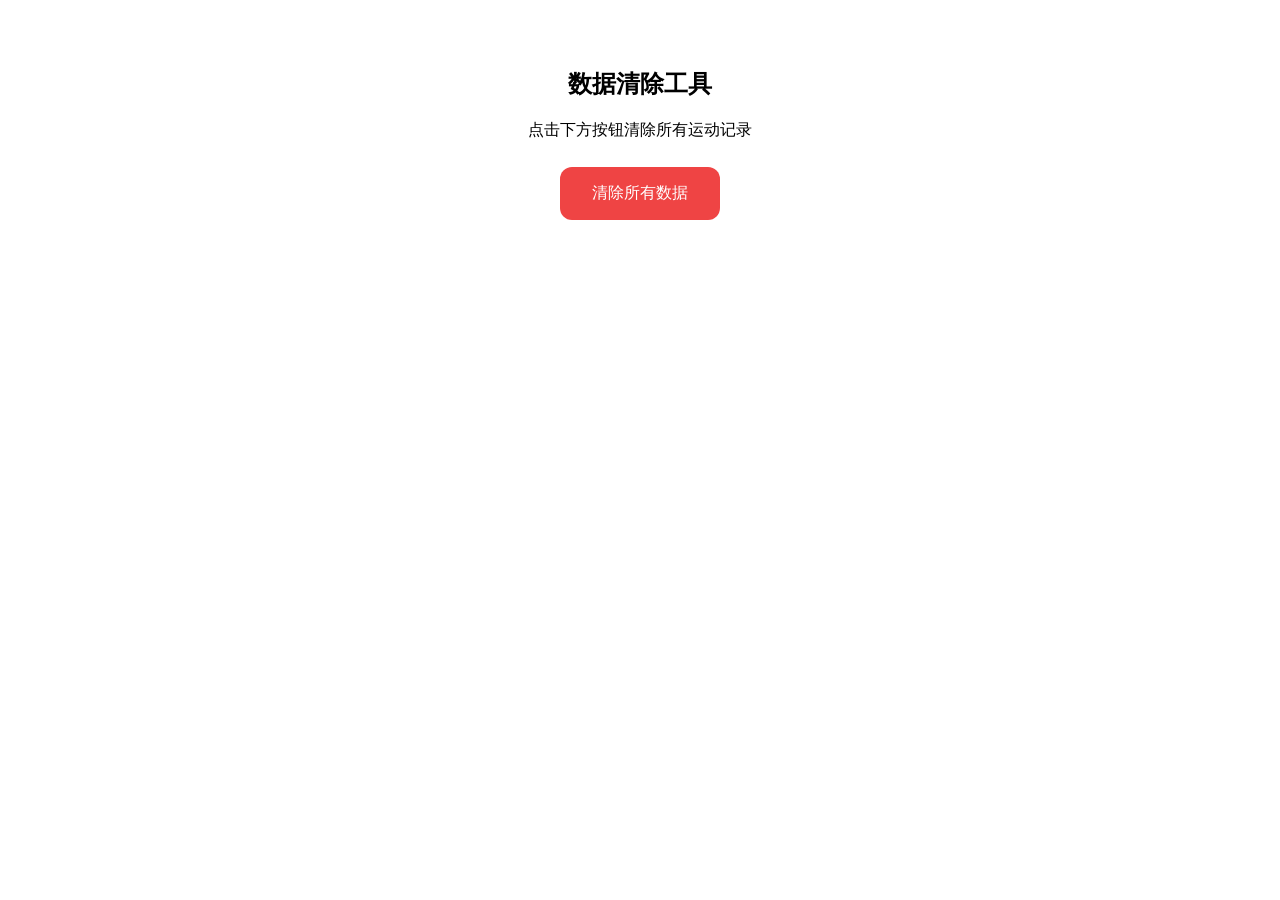
<file: clear_data.html>
<!DOCTYPE html>
<html>
<head>
  <meta charset="UTF-8">
  <title>清除数据</title>
  <meta name="viewport" content="width=device-width, initial-scale=1">
  <style>
    body { font-family: -apple-system, sans-serif; padding: 40px 20px; text-align: center; }
    button { 
      background: #EF4444; color: white; border: none; padding: 16px 32px; 
      border-radius: 12px; font-size: 16px; margin: 10px; cursor: pointer;
    }
    .success { color: #10B981; margin-top: 20px; }
  </style>
</head>
<body>
  <h2>数据清除工具</h2>
  <p>点击下方按钮清除所有运动记录</p>
  <button onclick="clearData()">清除所有数据</button>
  <div id="result"></div>
  
  <script>
    function clearData() {
      localStorage.removeItem('fitness_records');
      localStorage.removeItem('hrv_records');
      document.getElementById('result').innerHTML = '<p class="success">✅ 数据已清除，请重新打开应用</p>';
    }
  </script>
</body>
</html>
</file>
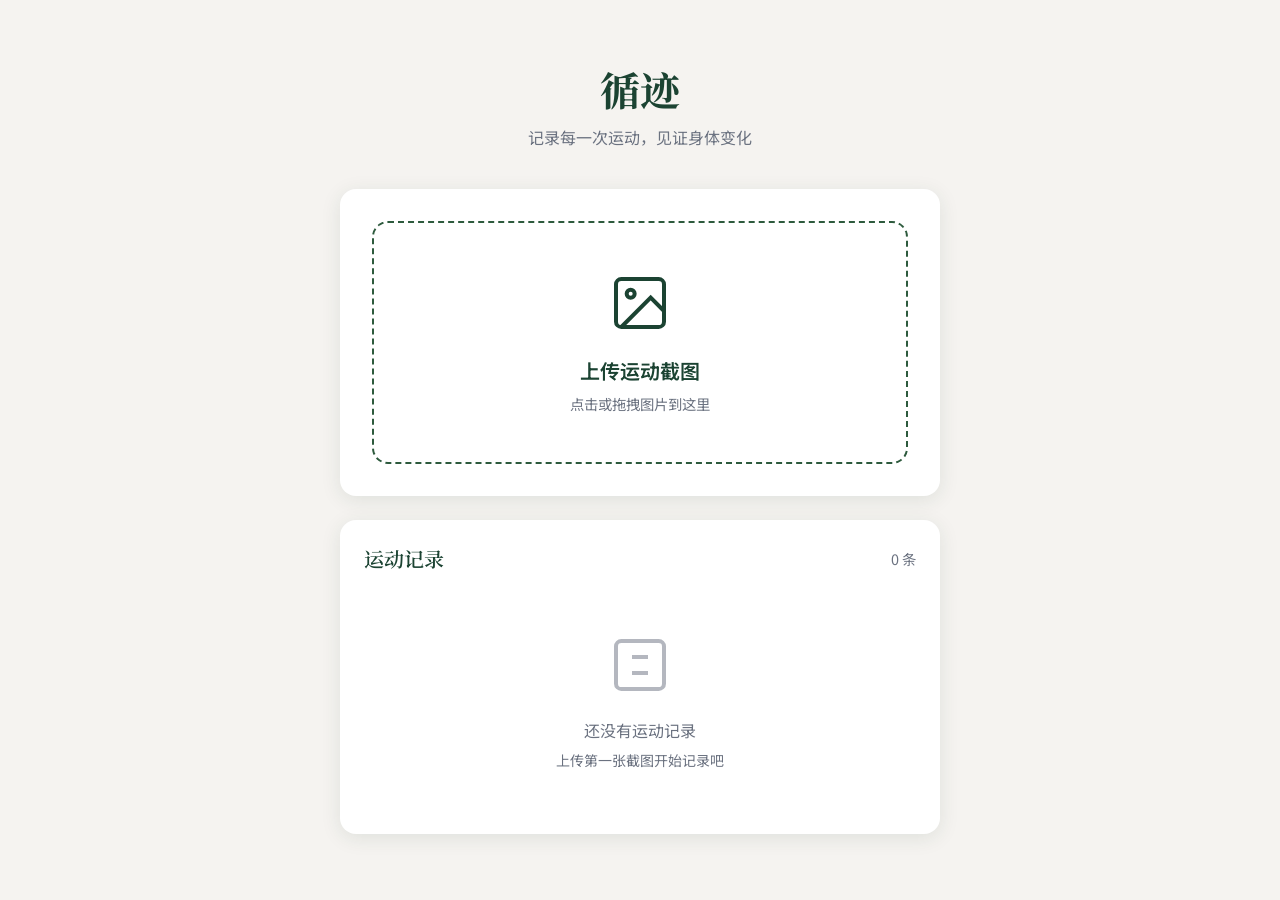
<file: index-complete.html>
<!DOCTYPE html>
<html lang="zh-CN">
<head>
    <meta charset="UTF-8">
    <meta name="viewport" content="width=device-width, initial-scale=1.0">
    <title>循迹 - 健身追踪器</title>
    <link rel="preconnect" href="https://fonts.googleapis.com">
    <link rel="preconnect" href="https://fonts.gstatic.com" crossorigin>
    <link href="https://fonts.googleapis.com/css2?family=Noto+Serif+SC:wght@400;600;700&family=Noto+Sans+SC:wght@300;400;500&display=swap" rel="stylesheet">
    <style>
        /* 设计系统 */
        :root {
            --color-primary: #1B4332;
            --color-primary-light: #2D5A3D;
            --color-accent: #E8A838;
            --color-success: #4CAF50;
            --color-warning: #FF9800;
            --color-error: #F44336;
            --color-bg: #F5F3F0;
            --color-surface: #FFFFFF;
            --color-text: #1B4332;
            --color-text-muted: #6B7280;
            --border-radius: 16px;
            --shadow-soft: 0 4px 20px rgba(27, 67, 50, 0.1);
            --shadow-medium: 0 8px 30px rgba(27, 67, 50, 0.15);
            --transition-fast: 200ms ease;
            --transition-medium: 350ms ease;
        }

        * {
            margin: 0;
            padding: 0;
            box-sizing: border-box;
        }

        body {
            font-family: 'Noto Sans SC', sans-serif;
            background: var(--color-bg);
            color: var(--color-text);
            min-height: 100vh;
            padding: 20px;
        }

        #app {
            max-width: 600px;
            margin: 0 auto;
        }

        /* 头部 */
        .header {
            text-align: center;
            padding: 40px 0;
        }

        .header-title {
            font-family: 'Noto Serif SC', serif;
            font-size: 2.5rem;
            font-weight: 700;
            color: var(--color-primary);
            margin-bottom: 8px;
        }

        .header-subtitle {
            font-size: 1rem;
            color: var(--color-text-muted);
        }

        /* 上传区域 */
        .upload-section {
            background: var(--color-surface);
            border-radius: var(--border-radius);
            padding: 32px;
            box-shadow: var(--shadow-soft);
            margin-bottom: 24px;
        }

        .upload-area {
            border: 2px dashed var(--color-primary-light);
            border-radius: var(--border-radius);
            padding: 48px 24px;
            text-align: center;
            cursor: pointer;
            transition: all var(--transition-medium);
            position: relative;
            overflow: hidden;
        }

        .upload-area:hover {
            border-color: var(--color-primary);
            background: rgba(27, 67, 50, 0.03);
        }

        .upload-area.dragover {
            border-color: var(--color-accent);
            background: rgba(232, 168, 56, 0.1);
            transform: scale(1.02);
        }

        .upload-icon {
            width: 64px;
            height: 64px;
            margin: 0 auto 16px;
            color: var(--color-primary);
        }

        .upload-title {
            font-size: 1.25rem;
            font-weight: 600;
            margin-bottom: 8px;
        }

        .upload-hint {
            color: var(--color-text-muted);
            font-size: 0.9rem;
        }

        .upload-input {
            position: absolute;
            top: 0;
            left: 0;
            width: 100%;
            height: 100%;
            opacity: 0;
            cursor: pointer;
        }

        /* 预览区域 */
        .preview-section {
            display: none;
            margin-top: 24px;
            animation: fadeIn 0.4s ease;
        }

        .preview-section.show {
            display: block;
        }

        .preview-image-container {
            position: relative;
            border-radius: var(--border-radius);
            overflow: hidden;
            margin-bottom: 16px;
            box-shadow: var(--shadow-soft);
        }

        .preview-image {
            width: 100%;
            height: auto;
            display: block;
            max-height: 400px;
            object-fit: contain;
        }

        .preview-remove {
            position: absolute;
            top: 12px;
            right: 12px;
            width: 36px;
            height: 36px;
            border-radius: 50%;
            background: rgba(0, 0, 0, 0.6);
            color: white;
            border: none;
            cursor: pointer;
            display: flex;
            align-items: center;
            justify-content: center;
            transition: all var(--transition-fast);
        }

        .preview-remove:hover {
            background: rgba(0, 0, 0, 0.8);
            transform: scale(1.1);
        }

        /* 按钮 */
        .btn {
            display: inline-flex;
            align-items: center;
            justify-content: center;
            gap: 8px;
            padding: 14px 28px;
            font-size: 1rem;
            font-weight: 500;
            border: none;
            border-radius: 12px;
            cursor: pointer;
            transition: all var(--transition-fast);
            font-family: inherit;
        }

        .btn-primary {
            background: linear-gradient(135deg, var(--color-primary), var(--color-primary-light));
            color: white;
            box-shadow: 0 4px 15px rgba(27, 67, 50, 0.3);
        }

        .btn-primary:hover {
            transform: translateY(-2px);
            box-shadow: 0 6px 20px rgba(27, 67, 50, 0.4);
        }

        .btn-primary:disabled {
            opacity: 0.6;
            cursor: not-allowed;
            transform: none;
        }

        .btn-secondary {
            background: var(--color-surface);
            color: var(--color-primary);
            border: 2px solid var(--color-primary-light);
        }

        .btn-secondary:hover {
            background: rgba(27, 67, 50, 0.05);
        }

        .btn-full {
            width: 100%;
        }

        .btn-group {
            display: flex;
            gap: 12px;
            margin-top: 16px;
        }

        .btn-group .btn {
            flex: 1;
        }

        /* 解析进度 */
        .parsing-section {
            display: none;
            margin-top: 24px;
            animation: fadeIn 0.4s ease;
        }

        .parsing-section.show {
            display: block;
        }

        .parsing-steps {
            display: flex;
            flex-direction: column;
            gap: 16px;
        }

        .parsing-step {
            display: flex;
            align-items: center;
            gap: 16px;
            padding: 16px;
            background: var(--color-bg);
            border-radius: 12px;
            transition: all var(--transition-medium);
        }

        .parsing-step.active {
            background: rgba(27, 67, 50, 0.05);
        }

        .parsing-step.completed {
            background: rgba(76, 175, 80, 0.08);
        }

        .step-icon {
            width: 40px;
            height: 40px;
            border-radius: 50%;
            display: flex;
            align-items: center;
            justify-content: center;
            flex-shrink: 0;
        }

        .step-icon.pending {
            background: var(--color-text-muted);
            color: white;
        }

        .step-icon.active {
            background: var(--color-accent);
            color: white;
            animation: pulse 1.5s ease-in-out infinite;
        }

        .step-icon.completed {
            background: var(--color-success);
            color: white;
        }

        .step-content {
            flex: 1;
        }

        .step-title {
            font-weight: 500;
            margin-bottom: 4px;
        }

        .step-desc {
            font-size: 0.875rem;
            color: var(--color-text-muted);
        }

        /* 结果确认 */
        .result-section {
            display: none;
            margin-top: 24px;
            animation: slideUp 0.5s ease;
        }

        .result-section.show {
            display: block;
        }

        .result-header {
            display: flex;
            align-items: center;
            gap: 12px;
            margin-bottom: 24px;
            padding-bottom: 16px;
            border-bottom: 2px solid var(--color-bg);
        }

        .result-icon {
            width: 48px;
            height: 48px;
            border-radius: 50%;
            background: rgba(76, 175, 80, 0.15);
            color: var(--color-success);
            display: flex;
            align-items: center;
            justify-content: center;
        }

        .result-title {
            font-family: 'Noto Serif SC', serif;
            font-size: 1.5rem;
            font-weight: 600;
        }

        /* 数据卡片 */
        .data-grid {
            display: grid;
            grid-template-columns: repeat(2, 1fr);
            gap: 16px;
            margin-bottom: 24px;
        }

        .data-card {
            background: var(--color-bg);
            padding: 20px;
            border-radius: 12px;
        }

        .data-label {
            font-size: 0.875rem;
            color: var(--color-text-muted);
            margin-bottom: 8px;
        }

        .data-value {
            font-family: 'Noto Serif SC', serif;
            font-size: 1.75rem;
            font-weight: 600;
            color: var(--color-primary);
        }

        .data-input {
            width: 100%;
            padding: 10px 12px;
            border: 2px solid var(--color-bg);
            border-radius: 8px;
            font-size: 1rem;
            font-family: inherit;
            background: white;
            transition: all var(--transition-fast);
        }

        .data-input:focus {
            outline: none;
            border-color: var(--color-primary);
        }

        .data-select {
            width: 100%;
            padding: 10px 12px;
            border: 2px solid var(--color-bg);
            border-radius: 8px;
            font-size: 1rem;
            font-family: inherit;
            background: white;
            cursor: pointer;
        }

        /* 记录列表 */
        .records-section {
            background: var(--color-surface);
            border-radius: var(--border-radius);
            padding: 24px;
            box-shadow: var(--shadow-soft);
        }

        .records-header {
            display: flex;
            justify-content: space-between;
            align-items: center;
            margin-bottom: 20px;
        }

        .records-title {
            font-family: 'Noto Serif SC', serif;
            font-size: 1.25rem;
            font-weight: 600;
        }

        .records-count {
            color: var(--color-text-muted);
            font-size: 0.9rem;
        }

        .record-item {
            display: flex;
            align-items: center;
            gap: 16px;
            padding: 16px;
            background: var(--color-bg);
            border-radius: 12px;
            margin-bottom: 12px;
            animation: slideIn 0.3s ease;
        }

        .record-icon {
            width: 48px;
            height: 48px;
            border-radius: 12px;
            background: rgba(27, 67, 50, 0.1);
            display: flex;
            align-items: center;
            justify-content: center;
            color: var(--color-primary);
            flex-shrink: 0;
        }

        .record-content {
            flex: 1;
        }

        .record-type {
            font-weight: 600;
            margin-bottom: 4px;
        }

        .record-meta {
            font-size: 0.875rem;
            color: var(--color-text-muted);
        }

        .record-stats {
            text-align: right;
        }

        .record-distance {
            font-family: 'Noto Serif SC', serif;
            font-size: 1.25rem;
            font-weight: 600;
            color: var(--color-primary);
        }

        .record-date {
            font-size: 0.875rem;
            color: var(--color-text-muted);
        }

        .record-empty {
            text-align: center;
            padding: 40px;
            color: var(--color-text-muted);
        }

        .record-empty-icon {
            width: 64px;
            height: 64px;
            margin: 0 auto 16px;
            opacity: 0.5;
        }

        /* 通知 */
        .toast {
            position: fixed;
            bottom: 32px;
            left: 50%;
            transform: translateX(-50%) translateY(100px);
            background: var(--color-primary);
            color: white;
            padding: 16px 24px;
            border-radius: 12px;
            box-shadow: var(--shadow-medium);
            opacity: 0;
            transition: all var(--transition-medium);
            z-index: 1000;
            max-width: 90%;
        }

        .toast.show {
            transform: translateX(-50%) translateY(0);
            opacity: 1;
        }

        .toast.success {
            background: var(--color-success);
        }

        .toast.error {
            background: var(--color-error);
        }

        /* 动画 */
        @keyframes fadeIn {
            from { opacity: 0; }
            to { opacity: 1; }
        }

        @keyframes slideUp {
            from {
                opacity: 0;
                transform: translateY(20px);
            }
            to {
                opacity: 1;
                transform: translateY(0);
            }
        }

        @keyframes slideIn {
            from {
                opacity: 0;
                transform: translateX(-20px);
            }
            to {
                opacity: 1;
                transform: translateX(0);
            }
        }

        @keyframes pulse {
            0%, 100% { transform: scale(1); }
            50% { transform: scale(1.1); }
        }

        /* 响应式 */
        @media (max-width: 480px) {
            body {
                padding: 12px;
            }

            .header-title {
                font-size: 2rem;
            }

            .upload-section {
                padding: 20px;
            }

            .upload-area {
                padding: 32px 16px;
            }

            .data-grid {
                grid-template-columns: 1fr;
            }

            .btn-group {
                flex-direction: column;
            }
        }
    </style>
</head>
<body>
    <div id="app">
        <header class="header">
            <h1 class="header-title">循迹</h1>
            <p class="header-subtitle">记录每一次运动，见证身体变化</p>
        </header>

        <section class="upload-section">
            <div class="upload-area" id="uploadArea">
                <svg class="upload-icon" viewBox="0 0 24 24" fill="none" stroke="currentColor" stroke-width="1.5">
                    <rect x="3" y="3" width="18" height="18" rx="2" ry="2"/>
                    <circle cx="8.5" cy="8.5" r="1.5"/>
                    <polyline points="21 15 16 10 5 21"/>
                </svg>
                <h2 class="upload-title">上传运动截图</h2>
                <p class="upload-hint">点击或拖拽图片到这里</p>
                <input type="file" class="upload-input" id="fileInput" accept="image/*">
            </div>

            <div class="preview-section" id="previewSection">
                <div class="preview-image-container">
                    <img class="preview-image" id="previewImage" alt="预览">
                    <button class="preview-remove" id="removeBtn">
                        <svg width="20" height="20" viewBox="0 0 24 24" fill="none" stroke="currentColor" stroke-width="2">
                            <line x1="18" y1="6" x2="6" y2="18"/>
                            <line x1="6" y1="6" x2="18" y2="18"/>
                        </svg>
                    </button>
                </div>
                <div class="btn-group">
                    <button class="btn btn-secondary" id="reuploadBtn">重新选择</button>
                    <button class="btn btn-primary" id="parseBtn">开始解析</button>
                </div>
            </div>

            <div class="parsing-section" id="parsingSection">
                <div class="parsing-steps">
                    <div class="parsing-step" id="step1">
                        <div class="step-icon pending">
                            <svg width="20" height="20" viewBox="0 0 24 24" fill="none" stroke="currentColor" stroke-width="2">
                                <polyline points="20 6 9 17 4 12"/>
                            </svg>
                        </div>
                        <div class="step-content">
                            <div class="step-title">加载图片</div>
                            <div class="step-desc">正在读取图片数据...</div>
                        </div>
                    </div>
                    <div class="parsing-step" id="step2">
                        <div class="step-icon pending">
                            <svg width="20" height="20" viewBox="0 0 24 24" fill="none" stroke="currentColor" stroke-width="2">
                                <polyline points="20 6 9 17 4 12"/>
                            </svg>
                        </div>
                        <div class="step-content">
                            <div class="step-title">分析数据</div>
                            <div class="step-desc">识别运动信息...</div>
                        </div>
                    </div>
                    <div class="parsing-step" id="step3">
                        <div class="step-icon pending">
                            <svg width="20" height="20" viewBox="0 0 24 24" fill="none" stroke="currentColor" stroke-width="2">
                                <polyline points="20 6 9 17 4 12"/>
                            </svg>
                        </div>
                        <div class="step-content">
                            <div class="step-title">提取信息</div>
                            <div class="step-desc">解析距离、时长等数据...</div>
                        </div>
                    </div>
                </div>
            </div>

            <div class="result-section" id="resultSection">
                <div class="result-header">
                    <div class="result-icon">
                        <svg width="24" height="24" viewBox="0 0 24 24" fill="none" stroke="currentColor" stroke-width="2">
                            <polyline points="20 6 9 17 4 12"/>
                        </svg>
                    </div>
                    <h2 class="result-title">解析完成</h2>
                </div>

                <div class="data-grid">
                    <div class="data-card">
                        <label class="data-label">运动类型</label>
                        <select class="data-select" id="workoutType">
                            <option value="running">跑步</option>
                            <option value="cycling">骑行</option>
                            <option value="swimming">游泳</option>
                            <option value="walking">步行</option>
                            <option value="other">其他</option>
                        </select>
                    </div>
                    <div class="data-card">
                        <label class="data-label">距离 (公里)</label>
                        <input type="number" class="data-input" id="workoutDistance" step="0.1" min="0" value="5.2">
                    </div>
                    <div class="data-card">
                        <label class="data-label">时长 (分钟)</label>
                        <input type="number" class="data-input" id="workoutDuration" min="1" value="35">
                    </div>
                    <div class="data-card">
                        <label class="data-label">平均心率</label>
                        <input type="number" class="data-input" id="workoutHeartRate" min="30" max="220" value="138">
                    </div>
                </div>

                <div class="data-card" style="grid-column: 1 / -1;">
                    <label class="data-label">备注</label>
                    <input type="text" class="data-input" id="workoutNotes" placeholder="添加备注（可选）">
                </div>

                <div class="btn-group" style="margin-top: 24px;">
                    <button class="btn btn-secondary" id="cancelBtn">取消</button>
                    <button class="btn btn-primary" id="saveBtn">保存记录</button>
                </div>
            </div>
        </section>

        <section class="records-section">
            <div class="records-header">
                <h2 class="records-title">运动记录</h2>
                <span class="records-count" id="recordsCount">0 条</span>
            </div>
            <div id="recordsList">
                <div class="record-empty" id="emptyState">
                    <svg class="record-empty-icon" viewBox="0 0 24 24" fill="none" stroke="currentColor" stroke-width="1.5">
                        <rect x="3" y="3" width="18" height="18" rx="2" ry="2"/>
                        <line x1="9" y1="9" x2="15" y2="9"/>
                        <line x1="9" y1="15" x2="15" y2="15"/>
                    </svg>
                    <p>还没有运动记录</p>
                    <p style="font-size: 0.875rem; margin-top: 8px;">上传第一张截图开始记录吧</p>
                </div>
            </div>
        </section>
    </div>

    <div class="toast" id="toast"></div>

    <script>
        // 应用状态
        const state = {
            currentImage: null,
            records: JSON.parse(localStorage.getItem('fitnessRecords') || '[]'),
            currentStep: 'upload' // upload, preview, parsing, result
        };

        console.log('🚀 健身追踪器应用初始化');
        console.log('📦 初始状态:', state);

        // DOM 元素
        const elements = {
            uploadArea: document.getElementById('uploadArea'),
            fileInput: document.getElementById('fileInput'),
            previewSection: document.getElementById('previewSection'),
            previewImage: document.getElementById('previewImage'),
            removeBtn: document.getElementById('removeBtn'),
            reuploadBtn: document.getElementById('reuploadBtn'),
            parseBtn: document.getElementById('parseBtn'),
            parsingSection: document.getElementById('parsingSection'),
            resultSection: document.getElementById('resultSection'),
            workoutType: document.getElementById('workoutType'),
            workoutDistance: document.getElementById('workoutDistance'),
            workoutDuration: document.getElementById('workoutDuration'),
            workoutHeartRate: document.getElementById('workoutHeartRate'),
            workoutNotes: document.getElementById('workoutNotes'),
            cancelBtn: document.getElementById('cancelBtn'),
            saveBtn: document.getElementById('saveBtn'),
            recordsList: document.getElementById('recordsList'),
            recordsCount: document.getElementById('recordsCount'),
            emptyState: document.getElementById('emptyState'),
            toast: document.getElementById('toast')
        };

        // 工具函数
        function showToast(message, type = 'success') {
            console.log(`📢 显示通知: ${message} (${type})`);
            elements.toast.textContent = message;
            elements.toast.className = `toast ${type} show`;
            setTimeout(() => {
                elements.toast.classList.remove('show');
            }, 3000);
        }

        function saveRecords() {
            console.log('💾 保存记录到 localStorage');
            localStorage.setItem('fitnessRecords', JSON.stringify(state.records));
        }

        function getIconForType(type) {
            const icons = {
                running: '<svg width="24" height="24" viewBox="0 0 24 24" fill="none" stroke="currentColor" stroke-width="2"><path d="M13.5 5.5c1.1 0 2-.9 2-2s-.9-2-2-2-2 .9-2 2 .9 2 2 2zM9.8 8.9L7 23h2.1l1.8-8 2.1 2v6h2v-7.5l-2.1-2 .6-3C14.8 12 16.8 13 19 13v-2c-1.9 0-3.5-1-4.3-2.4l-1-1.6c-.4-.6-1-1-1.7-1-.3 0-.5.1-.8.1L6 8.3V13h2V9.6l1.8-.7"/></svg>',
                cycling: '<svg width="24" height="24" viewBox="0 0 24 24" fill="none" stroke="currentColor" stroke-width="2"><circle cx="5.5" cy="17.5" r="3.5"/><circle cx="18.5" cy="17.5" r="3.5"/><path d="M15 6a1 1 0 1 0 0-2 1 1 0 0 0 0 2zm-3 11.5V14l-3-3 4-3 2 3h3"/></svg>',
                swimming: '<svg width="24" height="24" viewBox="0 0 24 24" fill="none" stroke="currentColor" stroke-width="2"><path d="M9 10c1 0 1.5 1 3 1s2-1 3-1 1.5 1 3 1 2-1 3-1"/><path d="M9 17c1 0 1.5 1 3 1s2-1 3-1 1.5 1 3 1 2-1 3-1"/><path d="M12 5c-1 1-2 1-3 1s-1.5-1-3-1-2 1-3 1"/><path d="M5 5l1.5 3H9"/><path d="M15 5l1.5 3H19"/></svg>',
                walking: '<svg width="24" height="24" viewBox="0 0 24 24" fill="none" stroke="currentColor" stroke-width="2"><circle cx="13.5" cy="4.5" r="2.5"/><path d="M10 21.5V15l-2 1.5"/><path d="M15.5 8.5 12 12l1.5 5.5"/><path d="M10 12h3l1.5 3.5"/></svg>',
                other: '<svg width="24" height="24" viewBox="0 0 24 24" fill="none" stroke="currentColor" stroke-width="2"><rect x="3" y="3" width="18" height="18" rx="2"/><line x1="12" y1="8" x2="12" y2="16"/><line x1="8" y1="12" x2="16" y2="12"/></svg>'
            };
            return icons[type] || icons.other;
        }

        function getTypeName(type) {
            const names = {
                running: '跑步',
                cycling: '骑行',
                swimming: '游泳',
                walking: '步行',
                other: '运动'
            };
            return names[type] || '运动';
        }

        function formatDate(date) {
            const d = new Date(date);
            const options = { month: 'short', day: 'numeric', hour: '2-digit', minute: '2-digit' };
            return d.toLocaleDateString('zh-CN', options);
        }

        // 渲染记录列表
        function renderRecords() {
            console.log('🎨 渲染记录列表，共', state.records.length, '条');
            
            if (state.records.length === 0) {
                elements.emptyState.style.display = 'block';
                elements.recordsCount.textContent = '0 条';
                return;
            }

            elements.emptyState.style.display = 'none';
            elements.recordsCount.textContent = `${state.records.length} 条`;

            const recordsHTML = state.records
                .sort((a, b) => new Date(b.date) - new Date(a.date))
                .map((record, index) => `
                    <div class="record-item" style="animation-delay: ${index * 0.05}s">
                        <div class="record-icon">
                            ${getIconForType(record.type)}
                        </div>
                        <div class="record-content">
                            <div class="record-type">${getTypeName(record.type)}</div>
                            <div class="record-meta">
                                ${record.duration} 分钟 · 心率 ${record.heartRate || '-'} 次/分
                                ${record.notes ? ` · ${record.notes}` : ''}
                            </div>
                        </div>
                        <div class="record-stats">
                            <div class="record-distance">${record.distance} km</div>
                            <div class="record-date">${formatDate(record.date)}</div>
                        </div>
                    </div>
                `).join('');

            elements.recordsList.innerHTML = recordsHTML + elements.emptyState.outerHTML;
        }

        // 重置到初始状态
        function resetToUpload() {
            console.log('🔄 重置到上传状态');
            state.currentImage = null;
            state.currentStep = 'upload';
            
            elements.previewSection.classList.remove('show');
            elements.parsingSection.classList.remove('show');
            elements.resultSection.classList.remove('show');
            elements.fileInput.value = '';
            
            // 重置步骤图标
            ['step1', 'step2', 'step3'].forEach(id => {
                const step = document.getElementById(id);
                step.classList.remove('active', 'completed');
                step.querySelector('.step-icon').className = 'step-icon pending';
            });
        }

        // 处理文件选择
        function handleFileSelect(file) {
            console.log('📁 处理文件选择:', file.name);
            
            if (!file.type.startsWith('image/')) {
                showToast('请选择图片文件', 'error');
                console.error('❌ 文件类型错误:', file.type);
                return;
            }

            const reader = new FileReader();
            reader.onload = (e) => {
                console.log('✅ 文件读取完成');
                state.currentImage = e.target.result;
                state.currentStep = 'preview';
                
                elements.previewImage.src = e.target.result;
                elements.previewSection.classList.add('show');
                
                // 生成模拟数据
                elements.workoutDistance.value = (Math.random() * 10 + 1).toFixed(1);
                elements.workoutDuration.value = Math.floor(Math.random() * 60 + 20);
                elements.workoutHeartRate.value = Math.floor(Math.random() * 50 + 110);
                
                console.log('📊 生成的模拟数据:', {
                    distance: elements.workoutDistance.value,
                    duration: elements.workoutDuration.value,
                    heartRate: elements.workoutHeartRate.value
                });
            };
            
            reader.onerror = (error) => {
                console.error('❌ 文件读取失败:', error);
                showToast('文件读取失败', 'error');
            };
            
            reader.readAsDataURL(file);
        }

        // 模拟解析过程
        async function simulateParsing() {
            console.log('🔍 开始解析流程');
            state.currentStep = 'parsing';
            
            elements.previewSection.classList.remove('show');
            elements.parsingSection.classList.add('show');
            
            const steps = ['step1', 'step2', 'step3'];
            
            for (let i = 0; i < steps.length; i++) {
                const step = document.getElementById(steps[i]);
                step.classList.add('active');
                step.querySelector('.step-icon').className = 'step-icon active';
                console.log(`⏳ 执行步骤 ${i + 1}: ${step.querySelector('.step-title').textContent}`);
                
                await new Promise(resolve => setTimeout(resolve, 800));
                
                step.classList.remove('active');
                step.classList.add('completed');
                step.querySelector('.step-icon').className = 'step-icon completed';
                console.log(`✅ 步骤 ${i + 1} 完成`);
            }
            
            console.log('🎉 解析完成，显示结果');
            elements.parsingSection.classList.remove('show');
            elements.resultSection.classList.add('show');
            state.currentStep = 'result';
        }

        // 保存记录
        function saveRecord() {
            console.log('💾 准备保存记录');
            
            const record = {
                id: Date.now().toString(),
                type: elements.workoutType.value,
                distance: parseFloat(elements.workoutDistance.value),
                duration: parseInt(elements.workoutDuration.value),
                heartRate: parseInt(elements.workoutHeartRate.value) || null,
                notes: elements.workoutNotes.value || '',
                date: new Date().toISOString(),
                image: state.currentImage
            };
            
            console.log('📝 记录数据:', record);
            
            state.records.push(record);
            saveRecords();
            renderRecords();
            
            showToast('记录保存成功！');
            console.log('✅ 记录已保存');
            
            resetToUpload();
        }

        // 事件绑定
        elements.uploadArea.addEventListener('click', () => {
            console.log('👆 点击上传区域');
            elements.fileInput.click();
        });

        elements.uploadArea.addEventListener('dragover', (e) => {
            e.preventDefault();
            elements.uploadArea.classList.add('dragover');
        });

        elements.uploadArea.addEventListener('dragleave', () => {
            elements.uploadArea.classList.remove('dragover');
        });

        elements.uploadArea.addEventListener('drop', (e) => {
            e.preventDefault();
            elements.uploadArea.classList.remove('dragover');
            
            const files = e.dataTransfer.files;
            if (files.length > 0) {
                console.log('🖱️ 文件拖放');
                handleFileSelect(files[0]);
            }
        });

        elements.fileInput.addEventListener('change', (e) => {
            console.log('📁 文件输入变化');
            if (e.target.files.length > 0) {
                handleFileSelect(e.target.files[0]);
            }
        });

        elements.removeBtn.addEventListener('click', (e) => {
            e.stopPropagation();
            console.log('🗑️ 点击移除按钮');
            resetToUpload();
        });

        elements.reuploadBtn.addEventListener('click', () => {
            console.log('🔄 点击重新选择');
            resetToUpload();
            elements.fileInput.click();
        });

        elements.parseBtn.addEventListener('click', () => {
            console.log('▶️ 点击开始解析');
            simulateParsing();
        });

        elements.cancelBtn.addEventListener('click', () => {
            console.log('❌ 点击取消');
            resetToUpload();
        });

        elements.saveBtn.addEventListener('click', () => {
            console.log('💾 点击保存');
            saveRecord();
        });

        // 初始化
        console.log('🏁 应用启动，开始初始化');
        renderRecords();
        console.log('✅ 初始化完成');
    </script>
</body>
</html>
</file>
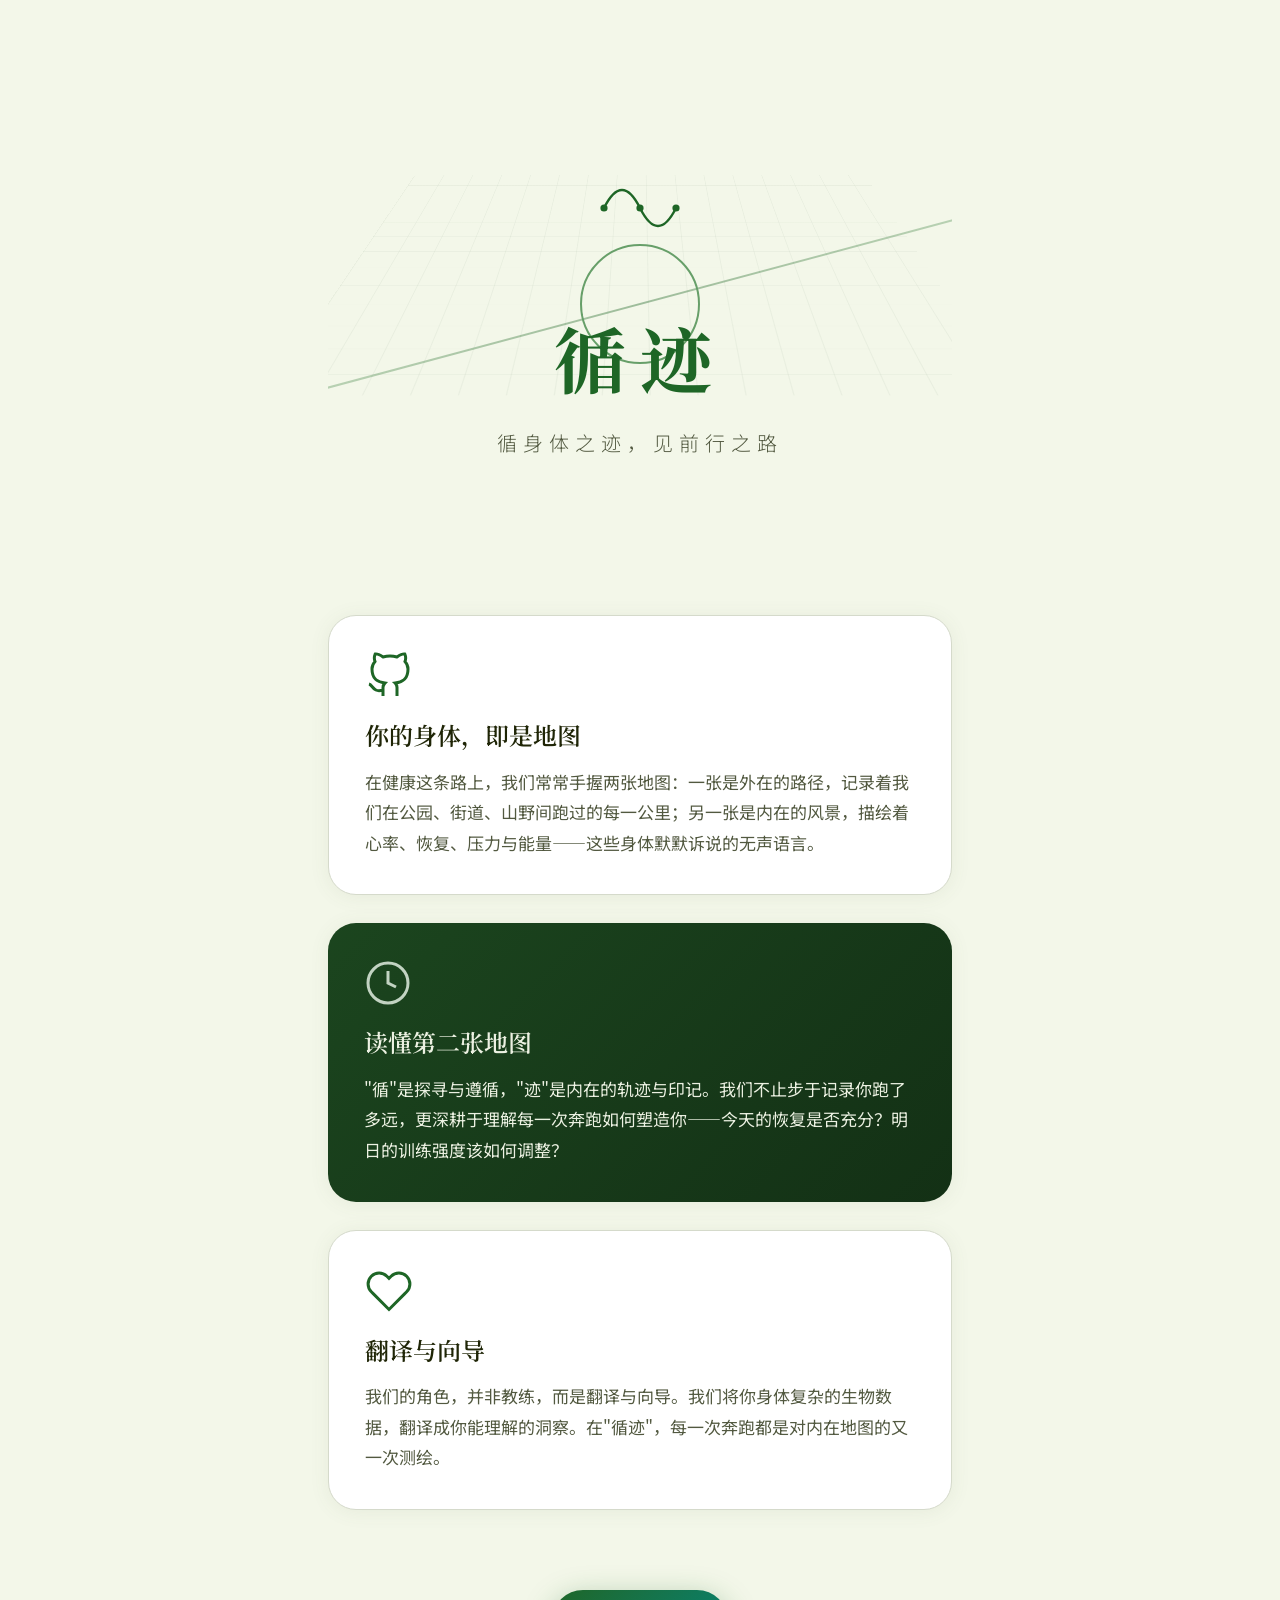
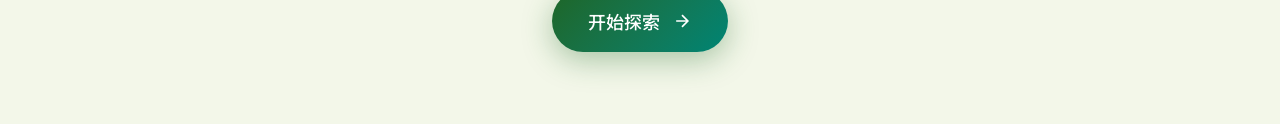
<file: index-single-file.html>
<!DOCTYPE html>
<html lang="zh-CN">
<head>
    <meta charset="UTF-8">
    <meta name="viewport" content="width=device-width, initial-scale=1.0">
    <title>循迹 - 循身体之迹，见前行之路</title>
    <meta name="description" content="探索你的身体地图，让 AI 翻译你的健康密码">
    <link rel="manifest" href="manifest.json">
    <meta name="theme-color" content="#1a2f1a">
    <link rel="preconnect" href="https://fonts.googleapis.com">
    <link rel="preconnect" href="https://fonts.gstatic.com" crossorigin>
    <link href="https://fonts.googleapis.com/css2?family=Noto+Serif+SC:wght@400;600;700&family=Noto+Sans+SC:wght@300;400;500&display=swap" rel="stylesheet">
    <style>
        *, *::before, *::after {
            box-sizing: border-box;
            margin: 0;
            padding: 0;
        }

        :root {
            --color-bg: oklch(0.97 0.02 120);
            --color-bg-alt: oklch(0.95 0.03 120);
            --color-surface: oklch(1.00 0 0);
            --color-surface-alt: oklch(0.92 0.02 120);
            --color-text: oklch(0.25 0.05 120);
            --color-text-muted: oklch(0.45 0.04 120);
            --color-text-soft: oklch(0.55 0.03 120);
            --color-primary: oklch(0.45 0.12 145);
            --color-primary-light: oklch(0.65 0.10 145);
            --color-primary-soft: oklch(0.90 0.05 145);
            --color-accent: oklch(0.55 0.10 180);
            --color-accent-soft: oklch(0.92 0.04 180);
            --color-green: oklch(0.55 0.12 145);
            --color-blue: oklch(0.50 0.10 230);
            --color-orange: oklch(0.60 0.12 70);
            --color-purple: oklch(0.50 0.12 300);
            --border-subtle: 1px solid oklch(0.88 0.02 120);
            --shadow-soft: 0 2px 20px oklch(0.50 0.05 120 / 0.08);
            --shadow-medium: 0 4px 40px oklch(0.50 0.05 120 / 0.12);
            --radius-lg: 20px;
            --radius-xl: 28px;
            --transition-fast: 180ms ease-out;
            --transition-med: 260ms ease-out;
        }

        body {
            font-family: 'Noto Sans SC', -apple-system, BlinkMacSystemFont, sans-serif;
            background: var(--color-bg);
            color: var(--color-text);
            line-height: 1.6;
            -webkit-font-smoothing: antialiased;
            -moz-osx-font-smoothing: grayscale;
        }

        #app {
            min-height: 100vh;
        }

        .screen {
            display: none;
            min-height: 100vh;
        }

        .screen.active {
            display: block;
        }

        .view {
            display: none;
        }

        .view.active {
            display: block;
        }

        .welcome-container {
            max-width: 720px;
            margin: 0 auto;
            padding: clamp(24px, 5vw, 48px);
        }

        .welcome-hero {
            position: relative;
            padding: clamp(60px, 12vw, 100px) 0;
            text-align: center;
            overflow: hidden;
        }

        .hero-background {
            position: absolute;
            inset: 0;
            z-index: 0;
        }

        .map-grid {
            position: absolute;
            inset: 0;
            background-image: 
                linear-gradient(90deg, oklch(0.60 0.05 145 / 0.12) 1px, transparent 1px),
                linear-gradient(oklch(0.60 0.05 145 / 0.12) 1px, transparent 1px);
            background-size: 40px 40px;
            transform: perspective(800px) rotateX(60deg) translateY(-20%);
            opacity: 0.6;
        }

        .trail-line {
            position: absolute;
            left: 50%;
            top: 50%;
            width: 200%;
            height: 2px;
            background: linear-gradient(90deg, 
                transparent 0%, 
                var(--color-primary-light) 20%, 
                var(--color-primary) 50%, 
                var(--color-primary-light) 80%, 
                transparent 100%);
            transform: translate(-50%, -50%) rotate(-15deg);
            opacity: 0.4;
            animation: trailFlow 3s ease-in-out infinite;
        }

        @keyframes trailFlow {
            0%, 100% { transform: translate(-50%, -50%) rotate(-15deg) scaleX(0.8); }
            50% { transform: translate(-50%, -50%) rotate(-15deg) scaleX(1); }
        }

        .pulse-ring {
            position: absolute;
            left: 50%;
            top: 50%;
            width: 120px;
            height: 120px;
            border: 2px solid var(--color-primary-light);
            border-radius: 50%;
            transform: translate(-50%, -50%);
            animation: pulse 2.5s ease-out infinite;
        }

        @keyframes pulse {
            0% { transform: translate(-50%, -50%) scale(0.6); opacity: 0.8; }
            100% { transform: translate(-50%, -50%) scale(2); opacity: 0; }
        }

        .hero-content {
            position: relative;
            z-index: 1;
        }

        .brand-mark {
            width: clamp(80px, 14vw, 120px);
            height: clamp(80px, 14vw, 120px);
            margin: 0 auto clamp(24px, 4vw, 32px);
            color: var(--color-primary);
        }

        .logo-mark {
            width: 100%;
            height: 100%;
        }

        .brand-title {
            font-family: 'Noto Serif SC', serif;
            font-size: clamp(48px, 10vw, 72px);
            font-weight: 700;
            letter-spacing: 0.2em;
            color: var(--color-primary);
            margin-bottom: 12px;
        }

        .brand-tagline {
            font-size: clamp(16px, 2.5vw, 20px);
            font-weight: 300;
            color: var(--color-text-muted);
            letter-spacing: 0.3em;
        }

        .story-section {
            margin: clamp(32px, 6vw, 56px) 0;
            display: grid;
            gap: clamp(20px, 3vw, 28px);
        }

        .story-card {
            background: var(--color-surface);
            padding: clamp(24px, 4vw, 36px);
            border-radius: var(--radius-xl);
            border: var(--border-subtle);
            box-shadow: var(--shadow-soft);
            transition: transform var(--transition-med), box-shadow var(--transition-med);
        }

        .story-card:hover {
            transform: translateY(-4px);
            box-shadow: var(--shadow-medium);
        }

        .story-card-dark {
            background: linear-gradient(135deg, 
                oklch(0.35 0.08 145) 0%, 
                oklch(0.28 0.06 145) 100%);
            color: oklch(0.95 0.02 120);
            border: none;
        }

        .story-card-dark .story-heading,
        .story-card-dark .story-text {
            color: inherit;
        }

        .story-icon {
            width: 48px;
            height: 48px;
            margin-bottom: 16px;
            color: var(--color-primary);
        }

        .story-card-dark .story-icon {
            color: oklch(0.85 0.03 145);
        }

        .story-heading {
            font-family: 'Noto Serif SC', serif;
            font-size: clamp(20px, 3vw, 24px);
            font-weight: 600;
            color: var(--color-text);
            margin-bottom: 12px;
        }

        .story-text {
            font-size: clamp(15px, 2.2vw, 17px);
            line-height: 1.8;
            color: var(--color-text-muted);
        }

        .cta-section {
            text-align: center;
            padding: clamp(16px, 3vw, 24px) 0;
        }

        .btn-primary {
            display: inline-flex;
            align-items: center;
            gap: 12px;
            padding: 18px 36px;
            font-family: 'Noto Sans SC', sans-serif;
            font-size: 18px;
            font-weight: 500;
            color: white;
            background: linear-gradient(135deg, var(--color-primary) 0%, var(--color-accent) 100%);
            border: none;
            border-radius: 60px;
            cursor: pointer;
            transition: transform var(--transition-fast), box-shadow var(--transition-fast);
            box-shadow: 0 8px 30px oklch(0.45 0.12 145 / 0.35);
        }

        .btn-primary:hover {
            transform: translateY(-2px) scale(1.02);
            box-shadow: 0 12px 40px oklch(0.45 0.12 145 / 0.45);
        }

        .btn-primary:active {
            transform: translateY(0) scale(0.98);
        }

        .btn-icon {
            width: 20px;
            height: 20px;
            transition: transform var(--transition-fast);
        }

        .btn-primary:hover .btn-icon {
            transform: translateX(4px);
        }

        .app-header {
            position: sticky;
            top: 0;
            z-index: 100;
            background: var(--color-surface);
            border-bottom: var(--border-subtle);
            padding: 16px clamp(16px, 4vw, 32px);
            display: flex;
            align-items: center;
            justify-content: space-between;
        }

        .header-brand {
            display: flex;
            align-items: center;
            gap: 12px;
        }

        .header-logo {
            width: 36px;
            height: 36px;
            color: var(--color-primary);
        }

        .header-title {
            font-family: 'Noto Serif SC', serif;
            font-size: 20px;
            font-weight: 600;
            letter-spacing: 0.15em;
            color: var(--color-primary);
        }

        .header-nav {
            display: flex;
            gap: 8px;
        }

        .nav-btn {
            display: flex;
            flex-direction: column;
            align-items: center;
            gap: 4px;
            padding: 10px 16px;
            background: transparent;
            border: none;
            border-radius: 12px;
            color: var(--color-text-soft);
            cursor: pointer;
            font-family: inherit;
            font-size: 12px;
            transition: background var(--transition-fast), color var(--transition-fast);
        }

        .nav-btn svg {
            width: 22px;
            height: 22px;
        }

        .nav-btn:hover {
            background: var(--color-bg-alt);
        }

        .nav-btn.active {
            color: var(--color-primary);
            background: var(--color-primary-soft);
        }

        .app-content {
            max-width: 720px;
            margin: 0 auto;
            padding: clamp(24px, 5vw, 40px) clamp(16px, 4vw, 32px);
        }

        .upload-container {
            display: flex;
            flex-direction: column;
            gap: clamp(24px, 4vw, 36px);
        }

        .upload-hero {
            text-align: center;
            padding: clamp(16px, 3vw, 28px) 0;
        }

        .upload-icon-wrapper {
            width: 64px;
            height: 64px;
            margin: 0 auto 20px;
            display: flex;
            align-items: center;
            justify-content: center;
            background: var(--color-primary-soft);
            border-radius: 20px;
            color: var(--color-primary);
        }

        .upload-icon {
            width: 32px;
            height: 32px;
        }

        .upload-title {
            font-family: 'Noto Serif SC', serif;
            font-size: clamp(24px, 4vw, 28px);
            font-weight: 600;
            color: var(--color-text);
            margin-bottom: 8px;
        }

        .upload-description {
            font-size: 15px;
            color: var(--color-text-muted);
        }

        .upload-area {
            background: var(--color-surface);
            border: 2px dashed oklch(0.70 0.05 145);
            border-radius: var(--radius-xl);
            padding: clamp(40px, 8vw, 60px);
            cursor: pointer;
            transition: border-color var(--transition-fast), background var(--transition-fast);
        }

        .upload-area:hover,
        .upload-area.dragover {
            border-color: var(--color-primary);
            background: var(--color-primary-soft);
        }

        .upload-dropzone {
            text-align: center;
        }

        .dropzone-icon {
            width: 56px;
            height: 56px;
            margin: 0 auto 16px;
            color: var(--color-primary-light);
        }

        .dropzone-text {
            font-size: 16px;
            color: var(--color-text);
            margin-bottom: 4px;
        }

        .dropzone-hint {
            font-size: 14px;
            color: var(--color-text-soft);
        }

        .upload-preview {
            display: flex;
            flex-direction: column;
            gap: 20px;
        }

        .preview-image-wrapper {
            position: relative;
            border-radius: var(--radius-lg);
            overflow: hidden;
            background: var(--color-surface);
            box-shadow: var(--shadow-soft);
        }

        #preview-image {
            width: 100%;
            height: auto;
            display: block;
        }

        .preview-remove {
            position: absolute;
            top: 12px;
            right: 12px;
            width: 36px;
            height: 36px;
            display: flex;
            align-items: center;
            justify-content: center;
            background: oklch(0 0 0 / 0.6);
            color: white;
            border: none;
            border-radius: 50%;
            cursor: pointer;
            transition: background var(--transition-fast), transform var(--transition-fast);
        }

        .preview-remove:hover {
            background: oklch(0 0 0 / 0.8);
            transform: scale(1.1);
        }

        .preview-remove svg {
            width: 20px;
            height: 20px;
        }

        .btn-analyze {
            display: flex;
            align-items: center;
            justify-content: center;
            gap: 10px;
            padding: 16px 32px;
            font-family: inherit;
            font-size: 16px;
            font-weight: 500;
            color: white;
            background: linear-gradient(135deg, var(--color-primary) 0%, var(--color-accent) 100%);
            border: none;
            border-radius: 14px;
            cursor: pointer;
            transition: transform var(--transition-fast), box-shadow var(--transition-fast);
            box-shadow: 0 6px 24px oklch(0.45 0.12 145 / 0.3);
        }

        .btn-analyze:hover {
            transform: translateY(-2px);
            box-shadow: 0 10px 32px oklch(0.45 0.12 145 / 0.4);
        }

        .analysis-result {
            display: flex;
            flex-direction: column;
            gap: 24px;
        }

        .result-header {
            display: flex;
            align-items: center;
            justify-content: space-between;
            padding-bottom: 16px;
            border-bottom: var(--border-subtle);
        }

        .result-status {
            display: flex;
            align-items: center;
            gap: 8px;
            font-size: 16px;
            font-weight: 500;
            color: var(--color-primary);
        }

        .result-status svg {
            width: 22px;
            height: 22px;
        }

        .result-date {
            font-size: 14px;
            color: var(--color-text-soft);
        }

        .metrics-grid {
            display: grid;
            grid-template-columns: repeat(2, 1fr);
            gap: 16px;
        }

        .metric-card {
            background: var(--color-surface);
            padding: 20px;
            border-radius: var(--radius-lg);
            border: var(--border-subtle);
            text-align: center;
        }

        .metric-icon {
            width: 44px;
            height: 44px;
            margin: 0 auto 12px;
            display: flex;
            align-items: center;
            justify-content: center;
            border-radius: 14px;
        }

        .metric-icon-green {
            background: oklch(0.90 0.06 145);
            color: var(--color-green);
        }

        .metric-icon-blue {
            background: oklch(0.90 0.05 230);
            color: var(--color-blue);
        }

        .metric-icon-orange {
            background: oklch(0.92 0.06 70);
            color: var(--color-orange);
        }

        .metric-icon-purple {
            background: oklch(0.90 0.06 300);
            color: var(--color-purple);
        }

        .metric-value {
            font-family: 'Noto Serif SC', serif;
            font-size: 32px;
            font-weight: 700;
            color: var(--color-text);
            margin-bottom: 4px;
        }

        .metric-label {
            font-size: 13px;
            color: var(--color-text-soft);
            margin-bottom: 6px;
        }

        .metric-trend {
            font-size: 12px;
            font-weight: 500;
        }

        .metric-trend-up {
            color: var(--color-green);
        }

        .metric-trend-neutral {
            color: var(--color-text-muted);
        }

        .insight-card {
            background: linear-gradient(135deg, 
                var(--color-primary-soft) 0%, 
                var(--color-accent-soft) 100%);
            padding: 24px;
            border-radius: var(--radius-lg);
        }

        .insight-title {
            font-family: 'Noto Serif SC', serif;
            font-size: 18px;
            font-weight: 600;
            color: var(--color-primary);
            margin-bottom: 12px;
        }

        .insight-text {
            font-size: 15px;
            line-height: 1.8;
            color: var(--color-text-muted);
        }

        .btn-secondary {
            display: block;
            width: 100%;
            padding: 14px 24px;
            font-family: inherit;
            font-size: 15px;
            font-weight: 500;
            color: var(--color-primary);
            background: var(--color-surface);
            border: 1px solid oklch(0.75 0.06 145);
            border-radius: 12px;
            cursor: pointer;
            transition: background var(--transition-fast), border-color var(--transition-fast);
        }

        .btn-secondary:hover {
            background: var(--color-primary-soft);
            border-color: var(--color-primary);
        }

        .history-container,
        .insights-container {
            display: flex;
            flex-direction: column;
            gap: 20px;
        }

        .section-title {
            font-family: 'Noto Serif SC', serif;
            font-size: 22px;
            font-weight: 600;
            color: var(--color-text);
        }

        .history-list {
            display: flex;
            flex-direction: column;
            gap: 12px;
        }

        .history-item {
            display: grid;
            grid-template-columns: auto 1fr auto;
            gap: 16px;
            align-items: center;
            background: var(--color-surface);
            padding: 16px 20px;
            border-radius: var(--radius-lg);
            border: var(--border-subtle);
            transition: transform var(--transition-fast), box-shadow var(--transition-fast);
        }

        .history-item:hover {
            transform: translateY(-2px);
            box-shadow: var(--shadow-soft);
        }

        .history-date {
            text-align: center;
            min-width: 48px;
        }

        .date-day {
            font-family: 'Noto Serif SC', serif;
            font-size: 24px;
            font-weight: 700;
            color: var(--color-primary);
            line-height: 1;
        }

        .date-month {
            font-size: 12px;
            color: var(--color-text-soft);
        }

        .history-title {
            font-size: 16px;
            font-weight: 500;
            color: var(--color-text);
            margin-bottom: 2px;
        }

        .history-meta {
            font-size: 13px;
            color: var(--color-text-soft);
        }

        .history-score {
            font-family: 'Noto Serif SC', serif;
            font-size: 24px;
            font-weight: 700;
            color: var(--color-primary);
        }

        .trend-card,
        .summary-card {
            background: var(--color-surface);
            padding: 24px;
            border-radius: var(--radius-lg);
            border: var(--border-subtle);
        }

        .trend-title,
        .summary-title {
            font-family: 'Noto Serif SC', serif;
            font-size: 18px;
            font-weight: 600;
            color: var(--color-text);
            margin-bottom: 16px;
        }

        .trend-chart {
            height: 160px;
            display: flex;
            align-items: flex-end;
        }

        .chart-bars {
            width: 100%;
            display: flex;
            gap: 12px;
            align-items: flex-end;
        }

        .chart-bar {
            flex: 1;
            background: linear-gradient(180deg, var(--color-primary) 0%, var(--color-primary-light) 100%);
            border-radius: 8px 8px 0 0;
            min-height: 20px;
            transition: transform var(--transition-fast);
        }

        .chart-bar:hover {
            transform: scaleY(1.05);
            transform-origin: bottom;
        }

        .summary-text {
            font-size: 15px;
            line-height: 1.8;
            color: var(--color-text-muted);
        }

        @media (max-width: 640px) {
            .app-header {
                flex-direction: column;
                gap: 12px;
            }
            
            .metrics-grid {
                gap: 12px;
            }
            
            .metric-card {
                padding: 16px 12px;
            }
            
            .metric-value {
                font-size: 28px;
            }
        }

        @media (prefers-reduced-motion: reduce) {
            *, *::before, *::after {
                animation-duration: 0.01ms !important;
                animation-iteration-count: 1 !important;
                transition-duration: 0.01ms !important;
            }
        }
    </style>
</head>
<body>
    <div id="app">
        <section id="welcome-screen" class="screen active">
            <div class="welcome-container">
                <div class="welcome-hero">
                    <div class="hero-background">
                        <div class="map-grid"></div>
                        <div class="trail-line"></div>
                        <div class="pulse-ring"></div>
                    </div>
                    
                    <div class="hero-content">
                        <div class="brand-mark">
                            <svg viewBox="0 0 100 100" class="logo-mark">
                                <path d="M20,50 Q35,20 50,50 Q65,80 80,50" fill="none" stroke="currentColor" stroke-width="2" stroke-linecap="round"/>
                                <circle cx="20" cy="50" r="3" fill="currentColor"/>
                                <circle cx="50" cy="50" r="3" fill="currentColor"/>
                                <circle cx="80" cy="50" r="3" fill="currentColor"/>
                            </svg>
                        </div>
                        
                        <h1 class="brand-title">循迹</h1>
                        <p class="brand-tagline">循身体之迹，见前行之路</p>
                    </div>
                </div>

                <div class="story-section">
                    <div class="story-card">
                        <div class="story-icon">
                            <svg viewBox="0 0 24 24" fill="none" stroke="currentColor" stroke-width="1.5">
                                <path d="M9 19c-5 1.5-5-2.5-7-3m14 6v-3.87a3.37 3.37 0 0 0-.94-2.61c3.14-.35 6.44-1.54 6.44-7A5.44 5.44 0 0 0 20 4.77 5.07 5.07 0 0 0 19.91 1S18.73.65 16 2.48a13.38 13.38 0 0 0-7 0C6.27.65 5.09 1 5.09 1A5.07 5.07 0 0 0 5 4.77a5.44 5.44 0 0 0-1.5 3.78c0 5.42 3.3 6.61 6.44 7A3.37 3.37 0 0 0 9 18.13V22"/>
                            </svg>
                        </div>
                        <h2 class="story-heading">你的身体，即是地图</h2>
                        <p class="story-text">
                            在健康这条路上，我们常常手握两张地图：一张是外在的路径，记录着我们在公园、街道、山野间跑过的每一公里；另一张是内在的风景，描绘着心率、恢复、压力与能量——这些身体默默诉说的无声语言。
                        </p>
                    </div>

                    <div class="story-card story-card-dark">
                        <div class="story-icon">
                            <svg viewBox="0 0 24 24" fill="none" stroke="currentColor" stroke-width="1.5">
                                <circle cx="12" cy="12" r="10"/>
                                <path d="M12 6v6l4 2"/>
                            </svg>
                        </div>
                        <h2 class="story-heading">读懂第二张地图</h2>
                        <p class="story-text">
                            "循"是探寻与遵循，"迹"是内在的轨迹与印记。我们不止步于记录你跑了多远，更深耕于理解每一次奔跑如何塑造你——今天的恢复是否充分？明日的训练强度该如何调整？
                        </p>
                    </div>

                    <div class="story-card">
                        <div class="story-icon">
                            <svg viewBox="0 0 24 24" fill="none" stroke="currentColor" stroke-width="1.5">
                                <path d="M20.84 4.61a5.5 5.5 0 0 0-7.78 0L12 5.67l-1.06-1.06a5.5 5.5 0 0 0-7.78 7.78l1.06 1.06L12 21.23l7.78-7.78 1.06-1.06a5.5 5.5 0 0 0 0-7.78z"/>
                            </svg>
                        </div>
                        <h2 class="story-heading">翻译与向导</h2>
                        <p class="story-text">
                            我们的角色，并非教练，而是翻译与向导。我们将你身体复杂的生物数据，翻译成你能理解的洞察。在"循迹"，每一次奔跑都是对内在地图的又一次测绘。
                        </p>
                    </div>
                </div>

                <div class="cta-section">
                    <button id="start-btn" class="btn-primary">
                        <span class="btn-text">开始探索</span>
                        <svg viewBox="0 0 24 24" fill="none" stroke="currentColor" stroke-width="2" class="btn-icon">
                            <path d="M5 12h14M12 5l7 7-7 7"/>
                        </svg>
                    </button>
                </div>
            </div>
        </section>

        <section id="main-screen" class="screen">
            <header class="app-header">
                <div class="header-brand">
                    <svg viewBox="0 0 100 100" class="header-logo">
                        <path d="M20,50 Q35,20 50,50 Q65,80 80,50" fill="none" stroke="currentColor" stroke-width="3" stroke-linecap="round"/>
                        <circle cx="20" cy="50" r="4" fill="currentColor"/>
                        <circle cx="50" cy="50" r="4" fill="currentColor"/>
                        <circle cx="80" cy="50" r="4" fill="currentColor"/>
                    </svg>
                    <span class="header-title">循迹</span>
                </div>
                <nav class="header-nav">
                    <button class="nav-btn active" data-view="upload">
                        <svg viewBox="0 0 24 24" fill="none" stroke="currentColor" stroke-width="2">
                            <path d="M21 15v4a2 2 0 0 1-2 2H5a2 2 0 0 1-2-2v-4"/>
                            <polyline points="17 8 12 3 7 8"/>
                            <line x1="12" y1="3" x2="12" y2="15"/>
                        </svg>
                        <span>上传</span>
                    </button>
                    <button class="nav-btn" data-view="history">
                        <svg viewBox="0 0 24 24" fill="none" stroke="currentColor" stroke-width="2">
                            <circle cx="12" cy="12" r="10"/>
                            <polyline points="12 6 12 12 16 14"/>
                        </svg>
                        <span>记录</span>
                    </button>
                    <button class="nav-btn" data-view="insights">
                        <svg viewBox="0 0 24 24" fill="none" stroke="currentColor" stroke-width="2">
                            <path d="M21 16V8a2 2 0 0 0-1-1.73l-7-4a2 2 0 0 0-2 0l-7 4A2 2 0 0 0 3 8v8a2 2 0 0 0 1 1.73l7 4a2 2 0 0 0 2 0l7-4A2 2 0 0 0 21 16z"/>
                            <polyline points="3.27 6.96 12 12.01 20.73 6.96"/>
                            <line x1="12" y1="22.08" x2="12" y2="12"/>
                        </svg>
                        <span>洞察</span>
                    </button>
                </nav>
            </header>

            <main class="app-content">
                <div id="upload-view" class="view active">
                    <div class="upload-container">
                        <div class="upload-hero">
                            <div class="upload-prompt">
                                <div class="upload-icon-wrapper">
                                    <svg viewBox="0 0 24 24" fill="none" stroke="currentColor" stroke-width="1.5" class="upload-icon">
                                        <rect x="3" y="3" width="18" height="18" rx="2" ry="2"/>
                                        <circle cx="8.5" cy="8.5" r="1.5"/>
                                        <polyline points="21 15 16 10 5 21"/>
                                    </svg>
                                </div>
                                <h2 class="upload-title">上传运动截图</h2>
                                <p class="upload-description">让 AI 分析你的身体数据，解读内在的健康轨迹</p>
                            </div>
                        </div>

                        <div class="upload-area" id="upload-area">
                            <input type="file" id="file-input" accept="image/*" hidden>
                            <div class="upload-dropzone">
                                <svg viewBox="0 0 24 24" fill="none" stroke="currentColor" stroke-width="1.5" class="dropzone-icon">
                                    <path d="M21 15v4a2 2 0 0 1-2 2H5a2 2 0 0 1-2-2v-4"/>
                                    <polyline points="17 8 12 3 7 8"/>
                                    <line x1="12" y1="3" x2="12" y2="15"/>
                                </svg>
                                <p class="dropzone-text">点击或拖拽图片到这里</p>
                                <p class="dropzone-hint">支持 JPG、PNG 格式</p>
                            </div>
                        </div>

                        <div class="upload-preview" id="upload-preview" style="display: none;">
                            <div class="preview-image-wrapper">
                                <img id="preview-image" alt="运动截图预览">
                                <button class="preview-remove" id="preview-remove">
                                    <svg viewBox="0 0 24 24" fill="none" stroke="currentColor" stroke-width="2">
                                        <line x1="18" y1="6" x2="6" y2="18"/>
                                        <line x1="6" y1="6" x2="18" y2="18"/>
                                    </svg>
                                </button>
                            </div>
                            <button id="analyze-btn" class="btn-analyze">
                                <span class="btn-text">开始分析</span>
                                <svg viewBox="0 0 24 24" fill="none" stroke="currentColor" stroke-width="2" class="btn-icon">
                                    <polygon points="5 3 19 12 5 21 5 3"/>
                                </svg>
                            </button>
                        </div>

                        <div class="analysis-result" id="analysis-result" style="display: none;">
                            <div class="result-header">
                                <div class="result-status">
                                    <svg viewBox="0 0 24 24" fill="none" stroke="currentColor" stroke-width="2">
                                        <polyline points="20 6 9 17 4 12"/>
                                    </svg>
                                    <span>分析完成</span>
                                </div>
                                <div class="result-date" id="result-date"></div>
                            </div>

                            <div class="metrics-grid">
                                <div class="metric-card">
                                    <div class="metric-icon metric-icon-green">
                                        <svg viewBox="0 0 24 24" fill="none" stroke="currentColor" stroke-width="2">
                                            <path d="M20.84 4.61a5.5 5.5 0 0 0-7.78 0L12 5.67l-1.06-1.06a5.5 5.5 0 0 0-7.78 7.78l1.06 1.06L12 21.23l7.78-7.78 1.06-1.06a5.5 5.5 0 0 0 0-7.78z"/>
                                        </svg>
                                    </div>
                                    <div class="metric-value">87</div>
                                    <div class="metric-label">恢复状态</div>
                                    <div class="metric-trend metric-trend-up">良好</div>
                                </div>

                                <div class="metric-card">
                                    <div class="metric-icon metric-icon-blue">
                                        <svg viewBox="0 0 24 24" fill="none" stroke="currentColor" stroke-width="2">
                                            <path d="M12 2v2M12 20v2M4.93 4.93l1.41 1.41M17.66 17.66l1.41 1.41M2 12h2M20 12h2M4.93 19.07l1.41-1.41M17.66 6.34l1.41-1.41"/>
                                            <circle cx="12" cy="12" r="4"/>
                                        </svg>
                                    </div>
                                    <div class="metric-value">62</div>
                                    <div class="metric-label">压力指数</div>
                                    <div class="metric-trend metric-trend-neutral">适中</div>
                                </div>

                                <div class="metric-card">
                                    <div class="metric-icon metric-icon-orange">
                                        <svg viewBox="0 0 24 24" fill="none" stroke="currentColor" stroke-width="2">
                                            <path d="M13 2L3 14h9l-1 8 10-12h-9l1-8z"/>
                                        </svg>
                                    </div>
                                    <div class="metric-value">91</div>
                                    <div class="metric-label">能量水平</div>
                                    <div class="metric-trend metric-trend-up">充沛</div>
                                </div>

                                <div class="metric-card">
                                    <div class="metric-icon metric-icon-purple">
                                        <svg viewBox="0 0 24 24" fill="none" stroke="currentColor" stroke-width="2">
                                            <path d="M22 12h-4l-3 9L9 3l-3 9H2"/>
                                        </svg>
                                    </div>
                                    <div class="metric-value">A+</div>
                                    <div class="metric-label">训练建议</div>
                                    <div class="metric-trend metric-trend-up">继续保持</div>
                                </div>
                            </div>

                            <div class="insight-card">
                                <h3 class="insight-title">今日洞察</h3>
                                <p class="insight-text">
                                    基于你的心率变异性和恢复数据，今天是进行高强度训练的理想时机。你的身体恢复充分，能量充沛，建议可以适当增加训练强度，但注意保持良好的呼吸节奏。
                                </p>
                            </div>

                            <button id="new-upload-btn" class="btn-secondary">
                                上传新截图
                            </button>
                        </div>
                    </div>
                </div>

                <div id="history-view" class="view">
                    <div class="history-container">
                        <h2 class="section-title">运动记录</h2>
                        <div class="history-list">
                            <div class="history-item">
                                <div class="history-date">
                                    <div class="date-day">20</div>
                                    <div class="date-month">5月</div>
                                </div>
                                <div class="history-details">
                                    <div class="history-title">晨跑</div>
                                    <div class="history-meta">8.5 公里 · 52 分钟</div>
                                </div>
                                <div class="history-score">87</div>
                            </div>
                            <div class="history-item">
                                <div class="history-date">
                                    <div class="date-day">18</div>
                                    <div class="date-month">5月</div>
                                </div>
                                <div class="history-details">
                                    <div class="history-title">骑行</div>
                                    <div class="history-meta">22 公里 · 75 分钟</div>
                                </div>
                                <div class="history-score">92</div>
                            </div>
                            <div class="history-item">
                                <div class="history-date">
                                    <div class="date-day">15</div>
                                    <div class="date-month">5月</div>
                                </div>
                                <div class="history-details">
                                    <div class="history-title">力量训练</div>
                                    <div class="history-meta">45 分钟</div>
                                </div>
                                <div class="history-score">78</div>
                            </div>
                        </div>
                    </div>
                </div>

                <div id="insights-view" class="view">
                    <div class="insights-container">
                        <h2 class="section-title">趋势洞察</h2>
                        <div class="trend-card">
                            <h3 class="trend-title">恢复状态趋势</h3>
                            <div class="trend-chart">
                                <div class="chart-bars">
                                    <div class="chart-bar" style="height: 60%"></div>
                                    <div class="chart-bar" style="height: 75%"></div>
                                    <div class="chart-bar" style="height: 65%"></div>
                                    <div class="chart-bar" style="height: 80%"></div>
                                    <div class="chart-bar" style="height: 87%"></div>
                                    <div class="chart-bar" style="height: 72%"></div>
                                    <div class="chart-bar" style="height: 87%"></div>
                                </div>
                            </div>
                        </div>
                        <div class="summary-card">
                            <h3 class="summary-title">本周总结</h3>
                            <p class="summary-text">
                                本周你的恢复状态整体呈上升趋势，能量水平稳定。建议继续保持当前的训练节奏，注意在高强度训练后安排适当的恢复日。
                            </p>
                        </div>
                    </div>
                </div>
            </main>
        </section>
    </div>

    <script>
        document.addEventListener('DOMContentLoaded', () => {
            initNavigation();
            initUpload();
        });

        function initNavigation() {
            const startBtn = document.getElementById('start-btn');
            const welcomeScreen = document.getElementById('welcome-screen');
            const mainScreen = document.getElementById('main-screen');

            if (startBtn) {
                startBtn.addEventListener('click', () => {
                    welcomeScreen.classList.remove('active');
                    mainScreen.classList.add('active');
                });
            }

            const navBtns = document.querySelectorAll('.nav-btn');
            const views = document.querySelectorAll('.view');

            navBtns.forEach(btn => {
                btn.addEventListener('click', () => {
                    const targetView = btn.dataset.view;
                    navBtns.forEach(b => b.classList.remove('active'));
                    btn.classList.add('active');
                    views.forEach(view => {
                        view.classList.remove('active');
                        if (view.id === `${targetView}-view`) {
                            view.classList.add('active');
                        }
                    });
                });
            });
        }

        function initUpload() {
            const uploadArea = document.getElementById('upload-area');
            const fileInput = document.getElementById('file-input');
            const uploadPreview = document.getElementById('upload-preview');
            const previewImage = document.getElementById('preview-image');
            const previewRemove = document.getElementById('preview-remove');
            const analyzeBtn = document.getElementById('analyze-btn');
            const analysisResult = document.getElementById('analysis-result');
            const newUploadBtn = document.getElementById('new-upload-btn');
            const resultDate = document.getElementById('result-date');

            if (!uploadArea) return;

            uploadArea.addEventListener('click', () => {
                fileInput.click();
            });

            uploadArea.addEventListener('dragover', (e) => {
                e.preventDefault();
                uploadArea.classList.add('dragover');
            });

            uploadArea.addEventListener('dragleave', () => {
                uploadArea.classList.remove('dragover');
            });

            uploadArea.addEventListener('drop', (e) => {
                e.preventDefault();
                uploadArea.classList.remove('dragover');
                const files = e.dataTransfer.files;
                if (files.length > 0) {
                    handleFile(files[0]);
                }
            });

            fileInput.addEventListener('change', (e) => {
                if (e.target.files.length > 0) {
                    handleFile(e.target.files[0]);
                }
            });

            function handleFile(file) {
                if (!file.type.startsWith('image/')) {
                    alert('请选择图片文件');
                    return;
                }
                const reader = new FileReader();
                reader.onload = (e) => {
                    previewImage.src = e.target.result;
                    uploadArea.style.display = 'none';
                    uploadPreview.style.display = 'flex';
                    analysisResult.style.display = 'none';
                };
                reader.readAsDataURL(file);
            }

            if (previewRemove) {
                previewRemove.addEventListener('click', (e) => {
                    e.stopPropagation();
                    resetUpload();
                });
            }

            if (analyzeBtn) {
                analyzeBtn.addEventListener('click', () => {
                    analyzeBtn.disabled = true;
                    analyzeBtn.innerHTML = '<span class="btn-text">分析中...</span>';
                    setTimeout(() => {
                        showAnalysisResult();
                    }, 1500);
                });
            }

            if (newUploadBtn) {
                newUploadBtn.addEventListener('click', () => {
                    resetUpload();
                });
            }

            function resetUpload() {
                fileInput.value = '';
                uploadArea.style.display = 'block';
                uploadPreview.style.display = 'none';
                analysisResult.style.display = 'none';
                if (analyzeBtn) {
                    analyzeBtn.disabled = false;
                    analyzeBtn.innerHTML = '<span class="btn-text">开始分析</span><svg viewBox="0 0 24 24" fill="none" stroke="currentColor" stroke-width="2" class="btn-icon"><polygon points="5 3 19 12 5 21 5 3"></polygon></svg>';
                }
            }

            function showAnalysisResult() {
                uploadPreview.style.display = 'none';
                analysisResult.style.display = 'flex';
                const now = new Date();
                const dateStr = `${now.getMonth() + 1}月${now.getDate()}日 ${now.getHours().toString().padStart(2, '0')}:${now.getMinutes().toString().padStart(2, '0')}`;
                if (resultDate) {
                    resultDate.textContent = dateStr;
                }
            }
        }
    </script>
</body>
</html>
</file>
